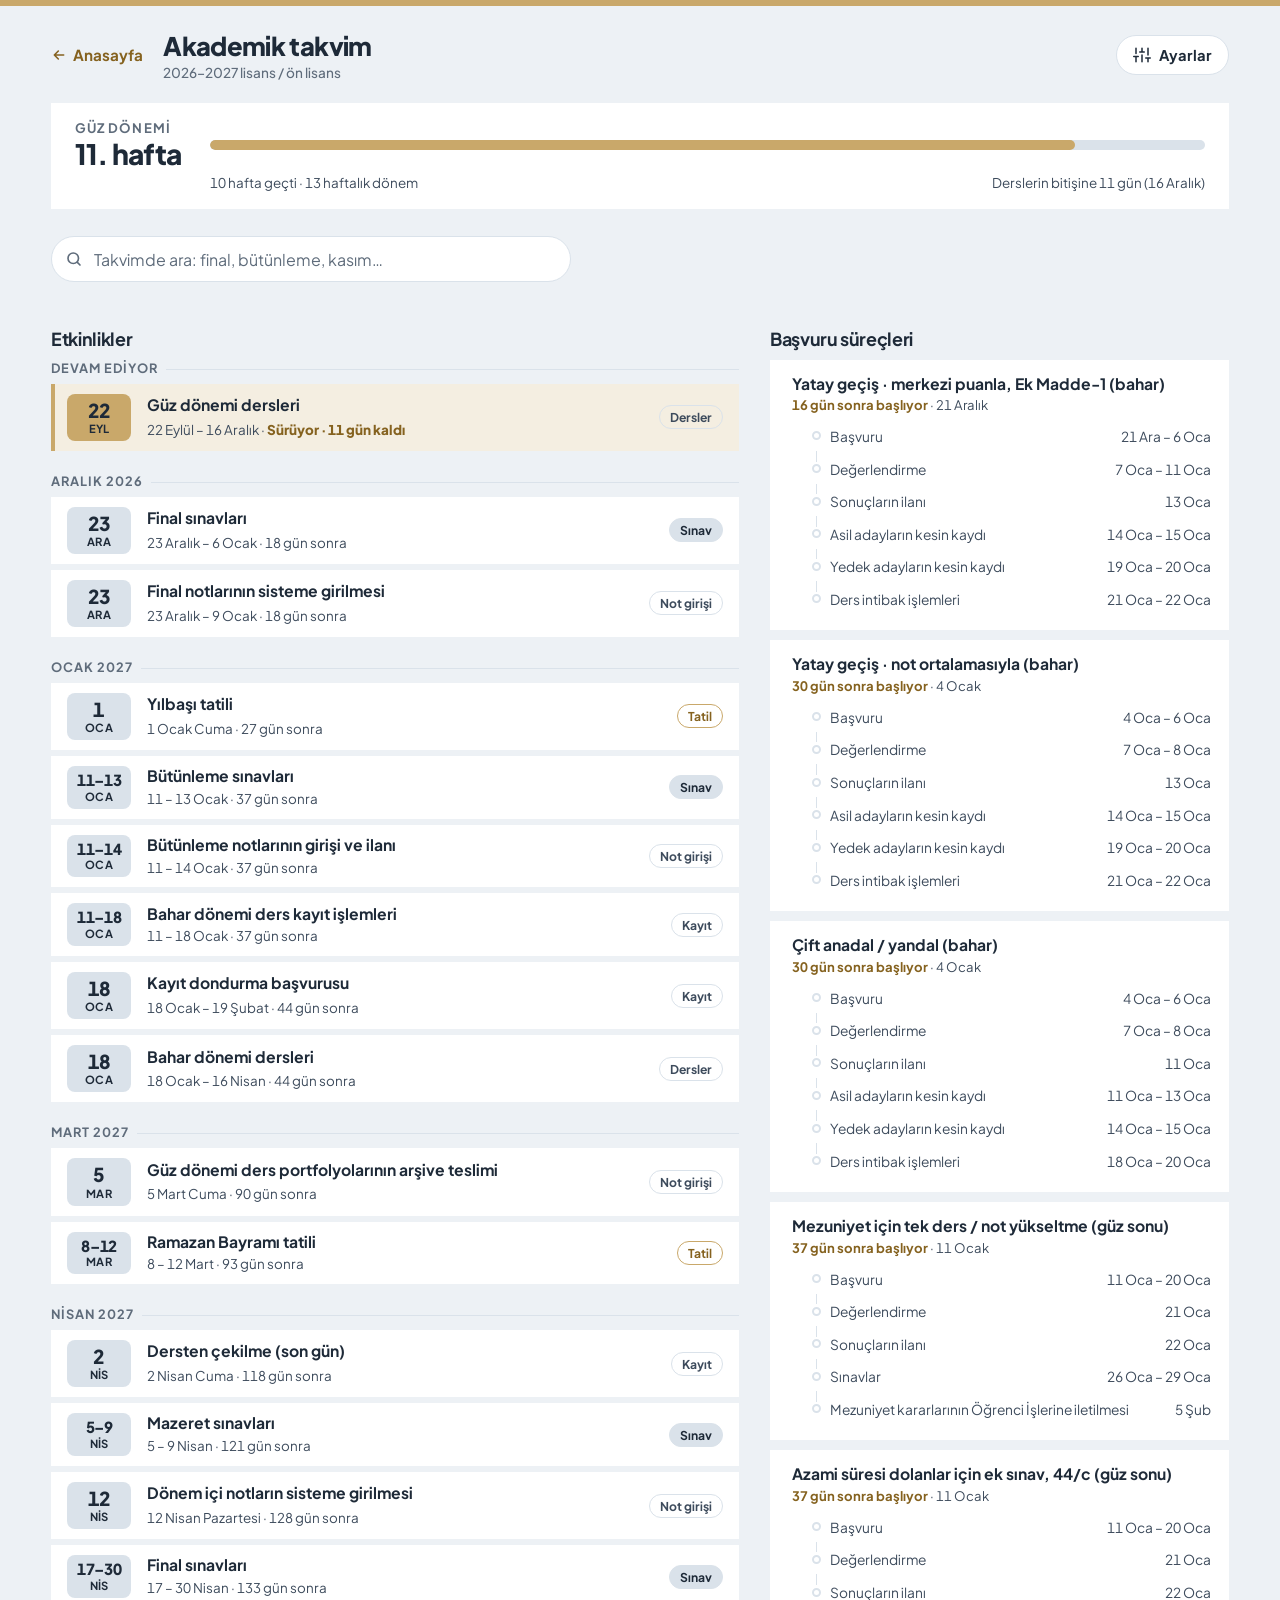
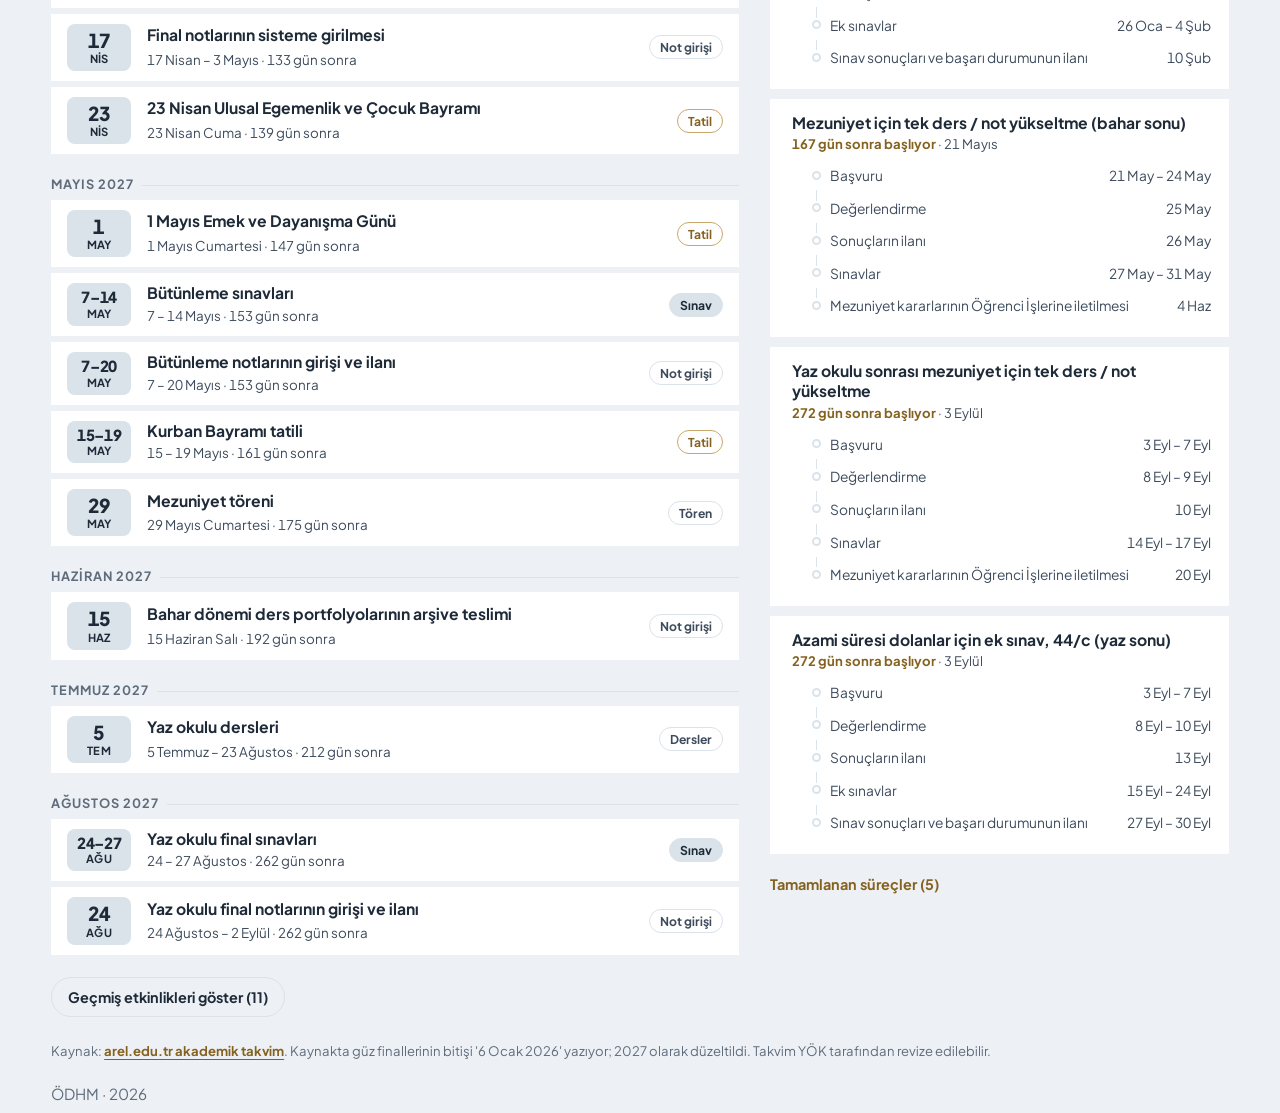
<file: akademik-takvim.html>
<!DOCTYPE html>
<html lang="tr">
<head>
  <meta charset="UTF-8">
  <meta name="viewport" content="width=device-width, initial-scale=1.0">
  <title>Akademik takvim</title>
  <meta name="description" content="2026–2027 lisans / ön lisans akademik takvimi: süren ve yaklaşan etkinlikler, başvuru süreçleri.">
  <script src="ayarlar.js"></script>
  <link rel="preconnect" href="https://fonts.googleapis.com">
  <link rel="preconnect" href="https://fonts.gstatic.com" crossorigin>
  <link href="https://fonts.googleapis.com/css2?family=Plus+Jakarta+Sans:wght@400;500;700;800&display=swap" rel="stylesheet">
  <link rel="stylesheet" href="ortak.css">
  <style>
    main { justify-content: flex-start; }

    /* Sayfa başı sinavlar.html ile aynı */
    .ust {
      display: flex;
      align-items: center;
      justify-content: space-between;
      flex-wrap: wrap;
      gap: 12px 24px;
      margin-bottom: clamp(14px, 2.5vh, 24px);
    }
    .ust-sol { display: flex; align-items: center; gap: 12px 20px; flex-wrap: wrap; }
    .geri {
      display: inline-flex;
      align-items: center;
      gap: 6px;
      min-height: 36px;
      color: var(--accent-ink);
      font-weight: 700;
      font-size: 0.95rem;
      text-decoration: none;
    }
    .geri svg { width: 16px; height: 16px; stroke: currentColor; fill: none; stroke-width: 2.4; stroke-linecap: round; stroke-linejoin: round; }
    .geri:focus-visible { outline: 3px solid var(--accent-ink); outline-offset: 3px; }
    @media (hover: hover) and (pointer: fine) {
      .geri:hover { text-decoration: underline; text-underline-offset: 3px; }
    }
    h1 { font-size: clamp(1.3rem, 2vw, 1.75rem); font-weight: 800; letter-spacing: -0.025em; }
    h1 small { display: block; margin-top: 2px; font-size: 0.85rem; font-weight: 500; letter-spacing: 0; color: var(--muted); }

    /* Dönem durumu: kaçıncı hafta ve dönem ilerleme çubuğu */
    .durum {
      display: grid;
      grid-template-columns: auto minmax(0, 1fr);
      gap: 6px 28px;
      align-items: center;
      margin-bottom: clamp(18px, 3vh, 32px);
      padding: clamp(14px, 2vh, 20px) clamp(16px, 2vw, 24px);
      background: var(--surface);
    }
    .durum[hidden] { display: none; }
    .durum .hafta { font-size: clamp(1.4rem, 2.2vw, 1.9rem); font-weight: 800; letter-spacing: -0.03em; line-height: 1.05; }
    .durum .hafta span { display: block; font-size: 0.82rem; font-weight: 700; letter-spacing: 0.08em; text-transform: uppercase; color: var(--muted); margin-bottom: 4px; }
    .cubuk { height: 10px; border-radius: 999px; background: var(--surface-2); overflow: hidden; }
    .cubuk i { display: block; height: 100%; border-radius: inherit; background: var(--accent); }
    .durum .alt { grid-column: 2; display: flex; justify-content: space-between; gap: 12px; flex-wrap: wrap; font-size: 0.84rem; color: var(--text-2); font-variant-numeric: tabular-nums; }

    /* Solda takvim, sağda başvuru süreçleri */
    .ikili {
      display: grid;
      grid-template-columns: minmax(0, 1.5fr) minmax(0, 1fr);
      gap: 28px clamp(20px, 2.4vw, 40px);
      align-items: start;
    }
    h2 { font-size: clamp(1.05rem, 1.4vw, 1.3rem); font-weight: 700; letter-spacing: -0.02em; margin-bottom: 10px; }
    .grup + .grup { margin-top: 22px; }
    .grup h3 {
      display: flex;
      align-items: baseline;
      gap: 8px;
      margin-bottom: 8px;
      font-size: 0.8rem;
      font-weight: 700;
      letter-spacing: 0.08em;
      text-transform: uppercase;
      color: var(--muted);
    }
    .grup h3::after { content: ""; flex: 1; height: 1px; background: var(--surface-2); transform: translateY(-3px); }
    .liste { list-style: none; display: grid; gap: 6px; }
    .liste li {
      display: grid;
      grid-template-columns: 64px minmax(0, 1fr) auto;
      gap: 3px 16px;
      align-items: center;
      padding: 10px 16px 10px 12px;
      background: var(--surface);
      border-left: 4px solid transparent;
    }
    /* Tarih kutusu: gün büyük, ay küçük; aralıklarda "23–27" */
    .tarih-kutu {
      grid-row: span 2;
      padding: 6px 0;
      text-align: center;
      border-radius: 8px;
      background: var(--surface-2);
      color: var(--text);
      font-variant-numeric: tabular-nums;
    }
    .tarih-kutu b { display: block; font-size: 1.2rem; font-weight: 800; line-height: 1.1; letter-spacing: -0.02em; }
    .tarih-kutu b.uzun { font-size: 0.95rem; }
    .tarih-kutu span { display: block; font-size: 0.7rem; font-weight: 700; text-transform: uppercase; letter-spacing: 0.04em; }
    .liste .ad { font-weight: 700; font-size: 0.98rem; line-height: 1.3; }
    .liste .detay { grid-column: 2; font-size: 0.84rem; color: var(--text-2); line-height: 1.4; font-variant-numeric: tabular-nums; }
    .liste .detay em { font-style: normal; }
    .etiket {
      grid-column: 3;
      grid-row: 1 / span 2;
      justify-self: end;
      padding: 3px 10px;
      border-radius: 999px;
      border: 1px solid var(--surface-2);
      color: var(--text-2);
      font-size: 0.76rem;
      font-weight: 700;
      white-space: nowrap;
    }
    .liste .tatil .etiket { border-color: var(--accent); color: var(--accent-ink); }
    .liste .sinav .etiket { background: var(--surface-2); border-color: var(--surface-2); color: var(--text); }
    /* Süren etkinlik: vurgu renginde zemin ve kutu */
    .liste .suruyor { background: color-mix(in srgb, var(--accent) 20%, var(--surface)); border-left-color: var(--accent); }
    .liste .suruyor .tarih-kutu { background: var(--accent); color: var(--on-accent); }
    .liste .suruyor .detay em { font-style: normal; font-weight: 800; color: var(--accent-ink); }
    .liste .yakin { border-left-color: color-mix(in srgb, var(--accent) 55%, transparent); }
    .liste .yakin .detay em { font-style: normal; font-weight: 700; color: var(--accent-ink); }
    .liste .gecmis { opacity: 0.6; }
    .bos { padding: 14px 16px; background: var(--surface); color: var(--text-2); line-height: 1.5; }

    .gecmis-ac {
      margin-top: 22px;
      min-height: 40px;
      padding: 0 16px;
      border-radius: 999px;
      border: 1px solid var(--surface-2);
      background: transparent;
      color: var(--text);
      font: inherit;
      font-size: 0.9rem;
      font-weight: 700;
      cursor: pointer;
    }
    .gecmis-ac:focus-visible { outline: 3px solid var(--accent-ink); outline-offset: 2px; }
    @media (hover: hover) and (pointer: fine) {
      .gecmis-ac:hover { background: var(--surface); }
    }

    /* Başvuru süreçleri: adım adım */
    .surecler { display: grid; gap: 10px; }
    .surec { padding: 14px 18px 16px; background: var(--surface); border-left: 4px solid transparent; }
    .surec.aktif { border-left-color: var(--accent); }
    .surec h3 { font-size: 0.98rem; font-weight: 700; line-height: 1.3; }
    .surec .ozet { margin-top: 2px; font-size: 0.82rem; color: var(--text-2); font-variant-numeric: tabular-nums; }
    .surec .ozet em { font-style: normal; font-weight: 700; color: var(--accent-ink); }
    .adimlar { list-style: none; margin-top: 10px; }
    .adimlar li {
      position: relative;
      display: flex;
      justify-content: space-between;
      gap: 12px;
      padding: 5px 0 5px 22px;
      font-size: 0.86rem;
      line-height: 1.35;
      font-variant-numeric: tabular-nums;
    }
    /* Adımları birleştiren çizgi ve noktalar */
    .adimlar li::before {
      content: "";
      position: absolute;
      left: 4px;
      top: 0.62em;
      width: 9px;
      height: 9px;
      border-radius: 50%;
      border: 2px solid var(--surface-2);
      background: var(--surface);
      box-sizing: border-box;
    }
    .adimlar li + li::after {
      content: "";
      position: absolute;
      left: 8px;
      top: calc(-0.62em + 4px);
      height: calc(0.62em + 2px);
      width: 1px;
      background: var(--surface-2);
    }
    .adimlar .t { color: var(--text-2); white-space: nowrap; }
    .adimlar .bitti { color: var(--muted); }
    .adimlar .bitti::before { background: var(--surface-2); }
    .adimlar .simdi { margin: 2px -8px; padding-left: 30px; padding-right: 8px; border-radius: 6px; background: color-mix(in srgb, var(--accent) 20%, var(--surface)); font-weight: 700; }
    .adimlar .simdi::before { left: 12px; background: var(--accent); border-color: var(--accent); }
    .adimlar .simdi .t { color: var(--accent-ink); }
    details.tamam { margin-top: 12px; }
    details.tamam summary {
      display: inline-flex;
      align-items: center;
      min-height: 36px;
      cursor: pointer;
      color: var(--accent-ink);
      font-weight: 700;
      font-size: 0.9rem;
    }
    details.tamam summary:focus-visible { outline: 3px solid var(--accent-ink); outline-offset: 2px; }
    details.tamam .surecler { margin-top: 8px; }
    details.tamam .surec { opacity: 0.7; }

    /* Arama: etkinlik ve süreçleri ada, tarihe ya da aya göre süzer */
    .ara {
      position: relative;
      max-width: 520px;
      margin-bottom: clamp(16px, 2.5vh, 24px);
    }
    .ara svg {
      position: absolute;
      left: 14px;
      top: 14px; /* 46px yüksekliğindeki kutunun ortası */
      width: 18px;
      height: 18px;
      stroke: var(--muted);
      fill: none;
      stroke-width: 2.2;
      stroke-linecap: round;
      pointer-events: none;
    }
    .ara input {
      width: 100%;
      min-height: 46px;
      padding: 0 14px 0 42px;
      border: 1px solid var(--surface-2);
      border-radius: 999px;
      background: var(--surface);
      color: var(--text);
      font: inherit;
      font-size: 1rem;
    }
    .ara input::placeholder { color: var(--muted); }
    .ara input:focus-visible { outline: 3px solid var(--accent-ink); outline-offset: 2px; }
    .ara-sonuc { margin-top: 6px; font-size: 0.82rem; color: var(--muted); min-height: 1.2em; }
    .grup[hidden], .surec[hidden], .liste li[hidden] { display: none; }

    .kaynak { margin-top: 24px; font-size: 0.82rem; line-height: 1.5; color: var(--muted); }
    .kaynak a { color: var(--accent-ink); font-weight: 700; text-underline-offset: 3px; }

    @media (max-width: 860px) {
      .ikili { grid-template-columns: 1fr; }
    }
    @media (max-width: 560px) {
      .durum { grid-template-columns: 1fr; }
      .durum .alt { grid-column: 1; }
      .liste li { grid-template-columns: 56px minmax(0, 1fr); padding-right: 12px; }
      .etiket { grid-column: 2; grid-row: auto; justify-self: start; margin-top: 4px; }
      .tarih-kutu { grid-row: span 3; }
    }
  </style>
</head>
<body>
  <main>
    <div class="ust">
      <div class="ust-sol">
        <a class="geri" href="./"><svg viewBox="0 0 24 24" aria-hidden="true"><path d="M19 12H5M11 18l-6-6 6-6"/></svg>Anasayfa</a>
        <h1>Akademik takvim<small id="alt-baslik">2026–2027 lisans / ön lisans</small></h1>
      </div>
      <button type="button" class="ayarlar-btn" aria-haspopup="dialog" aria-label="Ayarlar"><svg viewBox="0 0 24 24" aria-hidden="true"><path d="M4 21v-7M4 10V3M12 21v-9M12 8V3M20 21v-5M20 12V3M1 14h6M9 8h6M17 16h6"/></svg><span>Ayarlar</span></button>
    </div>

    <section class="durum" id="durum" hidden aria-label="Dönem durumu">
      <div class="hafta" id="durum-hafta"></div>
      <div class="cubuk" role="progressbar" aria-label="Dönemin ilerleyişi" aria-valuemin="0" aria-valuemax="100" id="durum-cubuk"><i></i></div>
      <div class="alt" id="durum-alt"></div>
    </section>

    <div class="ara" role="search">
      <svg viewBox="0 0 24 24" aria-hidden="true"><circle cx="11" cy="11" r="7"/><path d="m20 20-3.5-3.5"/></svg>
      <input type="search" id="ara" autocomplete="off" placeholder="Takvimde ara: final, bütünleme, kasım…" aria-label="Akademik takvimde ara" aria-describedby="ara-sonuc">
      <p class="ara-sonuc" id="ara-sonuc" aria-live="polite"></p>
    </div>

    <div class="ikili">
      <section aria-labelledby="takvim-baslik">
        <h2 id="takvim-baslik">Etkinlikler</h2>
        <div id="takvim"></div>
        <button type="button" class="gecmis-ac" id="gecmis-ac" hidden></button>
        <div id="gecmis" hidden></div>
      </section>
      <section aria-labelledby="surec-baslik">
        <h2 id="surec-baslik">Başvuru süreçleri</h2>
        <div class="surecler" id="surecler"></div>
        <details class="tamam" id="tamam" hidden>
          <summary></summary>
          <div class="surecler" id="tamam-liste"></div>
        </details>
      </section>
    </div>
    <p class="kaynak" id="kaynak"></p>
  </main>

  <footer>
    <span>ÖDHM · <span id="yil"></span></span>
  </footer>

  <script>
    (function () {
      // Tarihler Türkiye saatine göre takvim günü; ?bugun=2026-11-25 ile denenebilir
      var bugun = (location.search.match(/[?&]bugun=(\d{4}-\d{2}-\d{2})/) || [])[1] ||
        new Date().toLocaleDateString('en-CA', { timeZone: 'Europe/Istanbul' });
      var TUR = { ders: 'Dersler', kayit: 'Kayıt', sinav: 'Sınav', not: 'Not girişi', tatil: 'Tatil', toren: 'Tören' };

      function utc(g) { return new Date(g + 'T12:00:00Z'); }
      function fark(a, b) { return Math.round((utc(b) - utc(a)) / 864e5); }
      function bicim(g, o) { o.timeZone = 'UTC'; return utc(g).toLocaleDateString('tr-TR', o); }
      function uzunTarih(g) { return bicim(g, { day: 'numeric', month: 'long', weekday: 'long' }); }
      function aralik(e) {
        if (!e.bit) return uzunTarih(e.bas);
        var ayniAy = e.bas.slice(0, 7) === e.bit.slice(0, 7);
        return bicim(e.bas, ayniAy ? { day: 'numeric' } : { day: 'numeric', month: 'long' }) + ' – ' + bicim(e.bit, { day: 'numeric', month: 'long' });
      }
      function kisaAralik(e) {
        if (!e.bit) return bicim(e.bas, { day: 'numeric', month: 'short' });
        return bicim(e.bas, { day: 'numeric', month: 'short' }) + ' – ' + bicim(e.bit, { day: 'numeric', month: 'short' });
      }
      function bitis(e) { return e.bit || e.bas; }
      // Durum: gecmis, suruyor, bugun (tek gün), gelecek
      function durum(e) {
        if (bitis(e) < bugun) return 'gecmis';
        if (e.bas <= bugun) return e.bit ? 'suruyor' : 'bugun';
        return 'gelecek';
      }
      function zaman(e) {
        var d = durum(e);
        if (d === 'gecmis') return 'Bitti';
        if (d === 'bugun') return 'Bugün';
        if (d === 'suruyor') {
          var k = fark(bugun, e.bit);
          return k === 0 ? 'Sürüyor · bugün son gün' : 'Sürüyor · ' + k + ' gün kaldı';
        }
        var b = fark(bugun, e.bas);
        return b === 1 ? 'Yarın' : b + ' gün sonra';
      }

      function satir(e) {
        var d = durum(e);
        var li = document.createElement('li');
        li.classList.add(e.tur);
        if (d === 'suruyor' || d === 'bugun') li.classList.add('suruyor');
        else if (d === 'gecmis') li.classList.add('gecmis');
        else if (fark(bugun, e.bas) <= 7) li.classList.add('yakin');

        var kutu = document.createElement('span');
        kutu.className = 'tarih-kutu';
        var no = document.createElement('b');
        var ay = document.createElement('span');
        if (e.bit && e.bas.slice(0, 7) === e.bit.slice(0, 7)) {
          no.textContent = utc(e.bas).getUTCDate() + '–' + utc(e.bit).getUTCDate();
          no.className = 'uzun';
        } else {
          no.textContent = utc(e.bas).getUTCDate();
        }
        ay.textContent = bicim(e.bas, { month: 'short' });
        kutu.append(no, ay);

        var ad = document.createElement('span');
        ad.className = 'ad';
        ad.textContent = e.ad;
        var detay = document.createElement('span');
        detay.className = 'detay';
        var em = document.createElement('em');
        em.textContent = zaman(e);
        detay.append(aralik(e) + ' · ', em);
        var etiket = document.createElement('span');
        etiket.className = 'etiket';
        etiket.textContent = TUR[e.tur] || '';
        li.append(kutu, ad, detay, etiket);
        return li;
      }
      function grup(baslik, olaylar) {
        var div = document.createElement('div');
        div.className = 'grup';
        var h = document.createElement('h3');
        h.textContent = baslik;
        var ul = document.createElement('ul');
        ul.className = 'liste';
        olaylar.forEach(function (e) { ul.appendChild(satir(e)); });
        div.append(h, ul);
        return div;
      }
      function ayGruplari(hedef, olaylar) {
        var aylar = {};
        olaylar.forEach(function (e) { (aylar[e.bas.slice(0, 7)] = aylar[e.bas.slice(0, 7)] || []).push(e); });
        Object.keys(aylar).sort().forEach(function (a) {
          hedef.appendChild(grup(bicim(a + '-01', { month: 'long', year: 'numeric' }), aylar[a]));
        });
      }
      function sirala(a, b) { return a.bas < b.bas ? -1 : a.bas > b.bas ? 1 : (bitis(a) < bitis(b) ? -1 : 1); }

      // Dönem durumu: hafta, derslerin başladığı haftanın pazartesisinden sayılır
      function donemDurumu(dersler) {
        var kutu = document.getElementById('durum');
        var hafta = document.getElementById('durum-hafta');
        var alt = document.getElementById('durum-alt');
        var cubuk = document.getElementById('durum-cubuk');
        function etiketli(ust, metin) {
          var s = document.createElement('span');
          s.textContent = ust;
          hafta.append(s, metin);
        }
        for (var i = 0; i < dersler.length; i++) {
          var d = dersler[i];
          if (bugun < d.bas) {
            etiketli(i ? 'Dönem arası' : 'Dönem başlamadı', d.donem + ' ' + fark(bugun, d.bas) + ' gün sonra');
            alt.append('Dersler ' + aralik(d));
            cubuk.hidden = true;
            kutu.hidden = false;
            return;
          }
          if (bugun <= d.bit) {
            var pazartesi = utc(d.bas);
            pazartesi.setUTCDate(pazartesi.getUTCDate() - (pazartesi.getUTCDay() + 6) % 7);
            var gecen = Math.floor((utc(bugun) - pazartesi) / (7 * 864e5));
            var toplam = Math.ceil((fark(pazartesi.toISOString().slice(0, 10), d.bit) + 1) / 7);
            var yuzde = Math.round(fark(d.bas, bugun) / fark(d.bas, d.bit) * 100);
            etiketli(d.donem, (gecen + 1) + '. hafta');
            cubuk.firstChild.style.width = yuzde + '%';
            cubuk.setAttribute('aria-valuenow', yuzde);
            var sol = document.createElement('span');
            sol.textContent = gecen + ' hafta geçti · ' + toplam + ' haftalık dönem';
            var sag = document.createElement('span');
            var kalan = fark(bugun, d.bit);
            sag.textContent = kalan === 0 ? 'Dersler bugün sona eriyor' : 'Derslerin bitişine ' + kalan + ' gün (' + bicim(d.bit, { day: 'numeric', month: 'long' }) + ')';
            alt.append(sol, sag);
            kutu.hidden = false;
            return;
          }
        }
      }

      function surecKarti(s) {
        var ilk = s.adimlar[0].bas;
        var son = s.adimlar.reduce(function (m, a) { return bitis(a) > m ? bitis(a) : m; }, ilk);
        var div = document.createElement('article');
        div.className = 'surec';
        var h = document.createElement('h3');
        h.textContent = s.ad;
        var ozet = document.createElement('p');
        ozet.className = 'ozet';
        var ul = document.createElement('ol');
        ul.className = 'adimlar';
        var simdi = null;
        s.adimlar.forEach(function (a) {
          var li = document.createElement('li');
          var ad = document.createElement('span');
          ad.textContent = a.ad;
          var t = document.createElement('span');
          t.className = 't';
          t.textContent = kisaAralik(a);
          var d = durum(a);
          if (d === 'gecmis') li.className = 'bitti';
          else if (d !== 'gelecek') { li.className = 'simdi'; simdi = simdi || a; }
          li.append(ad, t);
          ul.appendChild(li);
        });
        var em = document.createElement('em');
        if (son < bugun) {
          ozet.textContent = 'Tamamlandı · ' + bicim(ilk, { day: 'numeric', month: 'long' }) + ' – ' + bicim(son, { day: 'numeric', month: 'long' });
        } else if (ilk > bugun) {
          em.textContent = fark(bugun, ilk) === 1 ? 'Yarın başlıyor' : fark(bugun, ilk) + ' gün sonra başlıyor';
          ozet.append(em, ' · ' + bicim(ilk, { day: 'numeric', month: 'long' }));
        } else {
          div.classList.add('aktif');
          if (simdi) { em.textContent = 'Şu an: ' + simdi.ad.toLocaleLowerCase('tr'); ozet.append(em); }
          else {
            var sonraki = s.adimlar.filter(function (a) { return a.bas > bugun; })[0];
            ozet.append('Sıradaki adım ', em);
            em.textContent = sonraki.ad.toLocaleLowerCase('tr') + ', ' + fark(bugun, sonraki.bas) + ' gün sonra';
          }
        }
        div.append(h, ozet, ul);
        return { el: div, ilk: ilk, son: son };
      }

      // Arama: Türkçe karakterler olmadan da eşleşir ("butunleme" → "Bütünleme").
      // Ay başlığı eşleşirse o ayın tüm etkinlikleri görünür. Arama sürerken geçmiş etkinlikler ve
      // tamamlanan süreçler de taranır.
      function sade(s) {
        return s.toLocaleLowerCase('tr').replace(/[çğıöşüâî]/g, function (c) {
          return { 'ç': 'c', 'ğ': 'g', 'ı': 'i', 'ö': 'o', 'ş': 's', 'ü': 'u', 'â': 'a', 'î': 'i' }[c];
        }).replace(/\s+/g, ' ').trim();
      }
      function aramaKur() {
        var girdi = document.getElementById('ara');
        var sonuc = document.getElementById('ara-sonuc');
        var dugme = document.getElementById('gecmis-ac');
        var gecmisKutu = document.getElementById('gecmis');
        var tamam = document.getElementById('tamam');
        var once = null; // arama öncesi geçmiş/tamamlanan görünürlüğü
        var gruplar = Array.prototype.slice.call(document.querySelectorAll('#takvim .grup, #gecmis .grup'));
        var kartlar = Array.prototype.slice.call(document.querySelectorAll('.surec'));
        var bosEtkinlik = document.createElement('p');
        bosEtkinlik.className = 'bos';
        bosEtkinlik.textContent = 'Aramayla eşleşen etkinlik yok.';
        bosEtkinlik.hidden = true;
        document.getElementById('takvim').appendChild(bosEtkinlik);

        function uygula() {
          var kelimeler = sade(girdi.value).split(' ').filter(Boolean);
          function eslesir(metin) { var m = sade(metin); return kelimeler.every(function (k) { return m.indexOf(k) !== -1; }); }
          var aktif = kelimeler.length > 0;

          if (aktif && !once) {
            once = { gecmis: gecmisKutu.hidden, dugme: dugme.hidden, tamam: tamam.open };
          }
          var etkinlik = 0, surec = 0, tamamVar = false;
          gruplar.forEach(function (g) {
            var baslikTutar = aktif && eslesir(g.querySelector('h3').textContent);
            var gorunen = 0;
            g.querySelectorAll('.liste li').forEach(function (li) {
              var goster = !aktif || baslikTutar || eslesir(li.textContent);
              li.hidden = !goster;
              if (goster) gorunen++;
            });
            g.hidden = !gorunen;
            if (aktif) etkinlik += gorunen;
          });
          kartlar.forEach(function (k) {
            var goster = !aktif || eslesir(k.textContent);
            k.hidden = !goster;
            if (goster && aktif) { surec++; if (k.parentNode.id === 'tamam-liste') tamamVar = true; }
          });

          if (aktif) {
            var gecmisVar = !!gecmisKutu.querySelector('.grup:not([hidden])');
            gecmisKutu.hidden = !gecmisVar;
            dugme.hidden = true;
            if (!tamam.hidden) tamam.open = tamamVar;
            bosEtkinlik.hidden = etkinlik > 0;
            sonuc.textContent = etkinlik + surec
              ? etkinlik + ' etkinlik, ' + surec + ' başvuru süreci bulundu'
              : 'Sonuç yok. Başka bir kelime deneyin.';
          } else {
            if (once) {
              gecmisKutu.hidden = once.gecmis;
              dugme.hidden = once.dugme;
              tamam.open = once.tamam;
              once = null;
            }
            bosEtkinlik.hidden = true;
            sonuc.textContent = '';
          }
        }
        girdi.addEventListener('input', uygula);
        girdi.addEventListener('keydown', function (e) {
          if (e.key === 'Escape' && girdi.value) { girdi.value = ''; uygula(); }
        });
        // ?ara=final ile doğrudan arama
        var q = (location.search.match(/[?&]ara=([^&]*)/) || [])[1];
        if (q) { girdi.value = decodeURIComponent(q.replace(/\+/g, ' ')); uygula(); }
      }

      fetch('data/akademik-takvim.json', { cache: 'no-cache' })
        .then(function (r) { if (!r.ok) throw new Error(r.status); return r.json(); })
        .then(function (veri) {
          var olaylar = veri.etkinlikler.slice().sort(sirala);
          donemDurumu(olaylar.filter(function (e) { return e.tur === 'ders'; }));

          // Üstte sürenler, sonra ay ay yaklaşanlar; geçmiş bir düğmenin arkasında
          var takvim = document.getElementById('takvim');
          var suren = olaylar.filter(function (e) { var d = durum(e); return d === 'suruyor' || d === 'bugun'; });
          var gelecek = olaylar.filter(function (e) { return durum(e) === 'gelecek'; });
          var gecmis = olaylar.filter(function (e) { return durum(e) === 'gecmis'; });
          if (suren.length) takvim.appendChild(grup('Devam ediyor', suren));
          ayGruplari(takvim, gelecek);
          if (!suren.length && !gelecek.length) {
            var bos = document.createElement('p');
            bos.className = 'bos';
            bos.textContent = 'Bu akademik yılın etkinlikleri sona erdi. Yeni takvim eklenince burada görünür.';
            takvim.appendChild(bos);
          }
          if (gecmis.length) {
            var dugme = document.getElementById('gecmis-ac');
            var kutu = document.getElementById('gecmis');
            ayGruplari(kutu, gecmis.reverse());
            // Geçmiş aylar yeniden eskiden yeniye
            Array.prototype.slice.call(kutu.children).reverse().forEach(function (g) { kutu.appendChild(g); });
            dugme.textContent = 'Geçmiş etkinlikleri göster (' + gecmis.length + ')';
            dugme.hidden = false;
            dugme.setAttribute('aria-expanded', 'false');
            dugme.addEventListener('click', function () {
              var ac = kutu.hidden;
              kutu.hidden = !ac;
              dugme.setAttribute('aria-expanded', String(ac));
              dugme.textContent = (ac ? 'Geçmiş etkinlikleri gizle' : 'Geçmiş etkinlikleri göster') + ' (' + gecmis.length + ')';
            });
          }

          // Süreçler: süren ve yaklaşanlar başlangıca göre, tamamlananlar katlanmış
          var kartlar = veri.surecler.map(surecKarti).sort(function (a, b) { return a.ilk < b.ilk ? -1 : 1; });
          var acik = kartlar.filter(function (k) { return k.son >= bugun; });
          var biten = kartlar.filter(function (k) { return k.son < bugun; });
          var surecler = document.getElementById('surecler');
          acik.forEach(function (k) { surecler.appendChild(k.el); });
          if (!acik.length) {
            var yok = document.createElement('p');
            yok.className = 'bos';
            yok.textContent = 'Şu an açık ya da yaklaşan başvuru süreci yok.';
            surecler.appendChild(yok);
          }
          if (biten.length) {
            var tamam = document.getElementById('tamam');
            tamam.querySelector('summary').textContent = 'Tamamlanan süreçler (' + biten.length + ')';
            biten.forEach(function (k) { document.getElementById('tamam-liste').appendChild(k.el); });
            tamam.hidden = false;
          }

          var kaynak = document.getElementById('kaynak');
          var a = document.createElement('a');
          a.href = veri.kaynak;
          a.target = '_blank';
          a.rel = 'noopener';
          a.textContent = 'arel.edu.tr akademik takvim';
          kaynak.append('Kaynak: ', a, '. ' + veri.not);
          aramaKur();
        })
        .catch(function () {
          var p = document.createElement('p');
          p.className = 'bos';
          p.textContent = 'Akademik takvim şu anda yüklenemedi. Biraz sonra tekrar deneyin.';
          document.getElementById('takvim').appendChild(p);
        });
    })();
  </script>
</body>
</html>
</file>
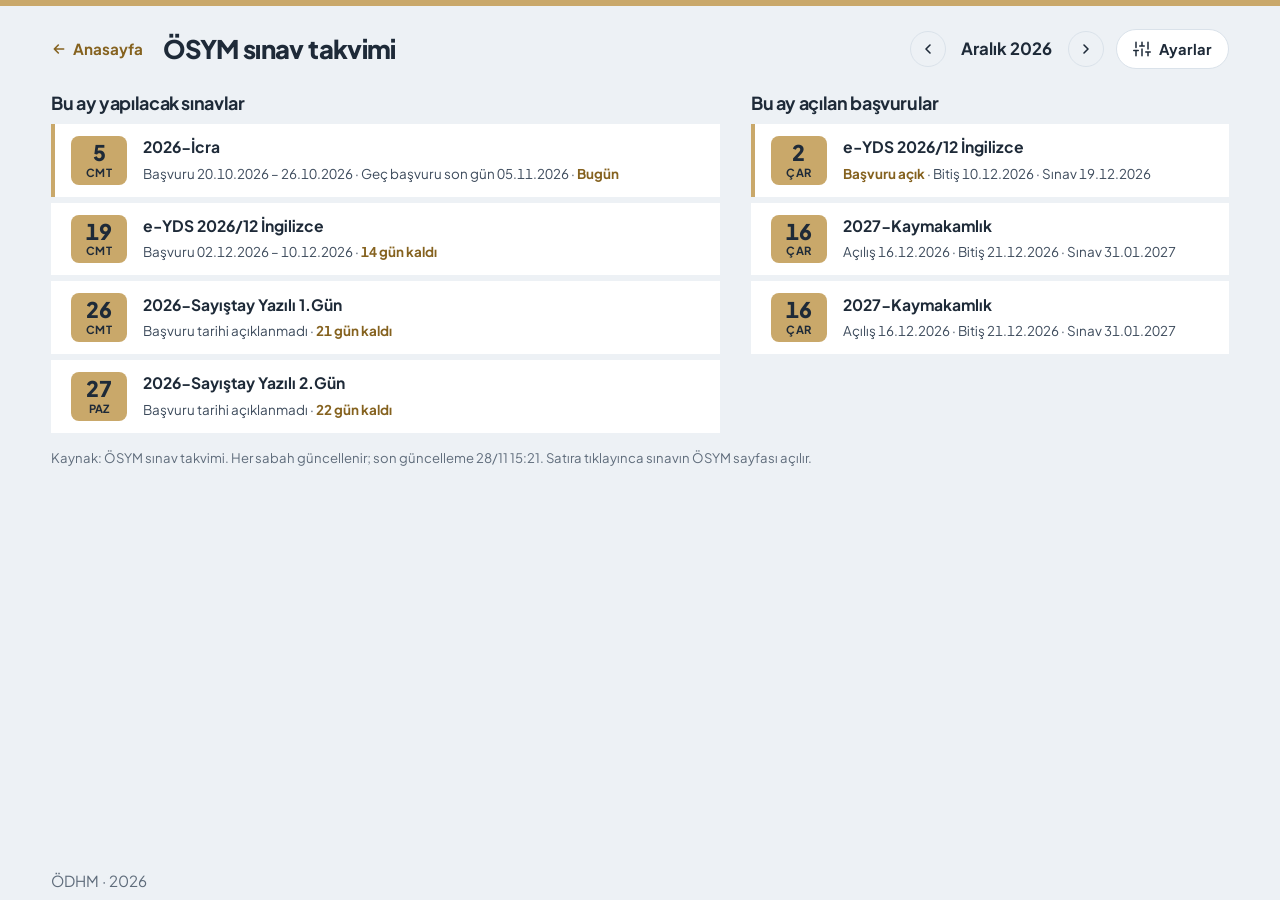
<file: sinavlar.html>
<!DOCTYPE html>
<html lang="tr">
<head>
  <meta charset="UTF-8">
  <meta name="viewport" content="width=device-width, initial-scale=1.0">
  <title>ÖSYM sınav takvimi</title>
  <meta name="description" content="ÖSYM sınavlarının ve başvuru tarihlerinin aylık görünümü.">
  <script src="ayarlar.js"></script>
  <link rel="preconnect" href="https://fonts.googleapis.com">
  <link rel="preconnect" href="https://fonts.gstatic.com" crossorigin>
  <link href="https://fonts.googleapis.com/css2?family=Plus+Jakarta+Sans:wght@400;500;700;800&display=swap" rel="stylesheet">
  <link rel="stylesheet" href="ortak.css">
  <style>
    main { justify-content: flex-start; }

    /* Sayfa başı yemek.html ile aynı */
    .ust {
      display: flex;
      align-items: center;
      justify-content: space-between;
      flex-wrap: wrap;
      gap: 12px 24px;
      margin-bottom: clamp(14px, 2.5vh, 24px);
    }
    .ust-sol { display: flex; align-items: center; gap: 12px 20px; flex-wrap: wrap; }
    .geri {
      display: inline-flex;
      align-items: center;
      gap: 6px;
      min-height: 36px;
      color: var(--accent-ink);
      font-weight: 700;
      font-size: 0.95rem;
      text-decoration: none;
    }
    .geri svg { width: 16px; height: 16px; stroke: currentColor; fill: none; stroke-width: 2.4; stroke-linecap: round; stroke-linejoin: round; }
    .geri:focus-visible { outline: 3px solid var(--accent-ink); outline-offset: 3px; }
    @media (hover: hover) and (pointer: fine) {
      .geri:hover { text-decoration: underline; text-underline-offset: 3px; }
    }
    h1 { font-size: clamp(1.3rem, 2vw, 1.75rem); font-weight: 800; letter-spacing: -0.025em; }
    .ust-sag { display: flex; align-items: center; gap: 12px; flex-wrap: wrap; }
    .ay-sec { display: flex; align-items: center; gap: 4px; }
    .ay-sec button {
      width: 36px;
      height: 36px;
      display: grid;
      place-items: center;
      border-radius: 50%;
      border: 1px solid var(--surface-2);
      background: transparent;
      color: var(--text);
      cursor: pointer;
    }
    .ay-sec button:disabled { opacity: 0.35; cursor: default; }
    .ay-sec button svg { width: 16px; height: 16px; stroke: currentColor; fill: none; stroke-width: 2.4; stroke-linecap: round; stroke-linejoin: round; }
    .ay-sec button:focus-visible { outline: 3px solid var(--accent-ink); outline-offset: 2px; }
    @media (hover: hover) and (pointer: fine) {
      .ay-sec button:not(:disabled):hover { background: var(--surface); }
    }
    .ay-ad { min-width: 9.5ch; text-align: center; font-weight: 700; font-size: 1.05rem; }

    /* Solda ayın sınavları, sağda o ay açılan başvurular */
    .ikili {
      display: grid;
      grid-template-columns: minmax(0, 1.4fr) minmax(0, 1fr);
      gap: 24px clamp(20px, 2.4vw, 40px);
      align-items: start;
    }
    h2 { font-size: clamp(1.05rem, 1.4vw, 1.3rem); font-weight: 700; letter-spacing: -0.02em; margin-bottom: 10px; }
    .liste { list-style: none; display: grid; gap: 6px; }
    .liste a {
      display: grid;
      grid-template-columns: auto minmax(0, 1fr);
      gap: 4px 16px;
      align-items: center;
      padding: 12px 16px;
      background: var(--surface);
      color: inherit;
      text-decoration: none;
      border-left: 4px solid transparent;
      transition: background-color 150ms ease;
    }
    .liste a:focus-visible { outline: 3px solid var(--accent-ink); outline-offset: 3px; }
    @media (hover: hover) and (pointer: fine) {
      .liste a:hover { background: var(--surface-2); }
    }
    .liste .gecmis a { opacity: 0.6; }
    .liste .yakin a { border-left-color: var(--accent); }
    /* Tarih kutusu: gün sayısı büyük, ay ve gün adı küçük */
    .tarih-kutu {
      grid-row: span 2;
      width: 56px;
      padding: 6px 0;
      text-align: center;
      border-radius: 8px;
      background: var(--accent);
      color: var(--on-accent);
      font-variant-numeric: tabular-nums;
    }
    .tarih-kutu b { display: block; font-size: 1.35rem; font-weight: 800; line-height: 1.05; }
    .tarih-kutu span { display: block; font-size: 0.7rem; font-weight: 700; text-transform: uppercase; letter-spacing: 0.04em; }
    .gecmis .tarih-kutu { background: var(--surface-2); color: var(--text-2); }
    .ad { font-weight: 700; font-size: 0.98rem; line-height: 1.25; }
    .detay { font-size: 0.84rem; color: var(--text-2); font-variant-numeric: tabular-nums; line-height: 1.45; }
    .detay em { font-style: normal; font-weight: 700; color: var(--accent-ink); }
    .bos { padding: 16px 18px; background: var(--surface); color: var(--text-2); line-height: 1.5; }
    .kaynak { margin-top: 16px; font-size: 0.82rem; color: var(--muted); }

    @media (max-width: 860px) {
      .ikili { grid-template-columns: 1fr; }
    }
  </style>
</head>
<body>
  <main>
    <div class="ust">
      <div class="ust-sol">
        <a class="geri" href="./"><svg viewBox="0 0 24 24" aria-hidden="true"><path d="M19 12H5M11 18l-6-6 6-6"/></svg>Anasayfa</a>
        <h1>ÖSYM sınav takvimi</h1>
      </div>
      <div class="ust-sag">
      <div class="ay-sec">
        <button type="button" id="onceki" aria-label="Önceki ay"><svg viewBox="0 0 24 24" aria-hidden="true"><path d="M15 6l-6 6 6 6"/></svg></button>
        <span class="ay-ad" id="ay-ad" aria-live="polite"></span>
        <button type="button" id="sonraki" aria-label="Sonraki ay"><svg viewBox="0 0 24 24" aria-hidden="true"><path d="M9 6l6 6-6 6"/></svg></button>
      </div>
      <button type="button" class="ayarlar-btn" aria-haspopup="dialog" aria-label="Ayarlar"><svg viewBox="0 0 24 24" aria-hidden="true"><path d="M4 21v-7M4 10V3M12 21v-9M12 8V3M20 21v-5M20 12V3M1 14h6M9 8h6M17 16h6"/></svg><span>Ayarlar</span></button>
      </div>
    </div>

    <div class="ikili">
      <section aria-labelledby="sinav-baslik">
        <h2 id="sinav-baslik">Bu ay yapılacak sınavlar</h2>
        <ul class="liste" id="sinav-liste"></ul>
      </section>
      <section aria-labelledby="basvuru-baslik">
        <h2 id="basvuru-baslik">Bu ay açılan başvurular</h2>
        <ul class="liste" id="basvuru-liste"></ul>
      </section>
    </div>
    <p class="kaynak" id="kaynak"></p>
  </main>

  <footer>
    <span>ÖDHM · <span id="yil"></span></span>
  </footer>

  <script>
    (function () {
      // Tarihler Türkiye saatine göre takvim günü; ?bugun=2026-11-25 ve ?ay=2026-11 ile denenebilir
      function gun(t) { return new Date(t).toLocaleDateString('en-CA', { timeZone: 'Europe/Istanbul' }); }
      function tarih(g) { return new Date(g + 'T12:00:00Z'); }
      function kisa(g) { return g.split('-').reverse().join('.'); }
      function ayAdi(ay) { return tarih(ay + '-01').toLocaleDateString('tr-TR', { month: 'long', year: 'numeric', timeZone: 'UTC' }); }
      var bugun = (location.search.match(/[?&]bugun=(\d{4}-\d{2}-\d{2})/) || [])[1] || gun(Date.now());
      var istenenAy = (location.search.match(/[?&]ay=(\d{4}-\d{2})/) || [])[1];

      function kalanGun(g) { return Math.round((tarih(g) - tarih(bugun)) / 864e5); }
      function bos(ul, metin) {
        var li = document.createElement('li');
        li.className = 'bos';
        li.textContent = metin;
        ul.appendChild(li);
      }
      // Bir satır: solda tarih kutusu, sağda ad ve ayrıntı. Ayrıntı parçaları metin ya da vurgulu { em: metin }
      function satir(s, g, parcalar, durum) {
        var li = document.createElement('li');
        if (durum) li.className = durum;
        var a = document.createElement('a');
        a.href = s.link;
        a.target = '_blank';
        a.rel = 'noopener';
        var kutu = document.createElement('span');
        kutu.className = 'tarih-kutu';
        var no = document.createElement('b');
        no.textContent = tarih(g).getUTCDate();
        var alt = document.createElement('span');
        alt.textContent = tarih(g).toLocaleDateString('tr-TR', { weekday: 'short', timeZone: 'UTC' });
        kutu.append(no, alt);
        var ad = document.createElement('span');
        ad.className = 'ad';
        ad.textContent = s.ad;
        var detay = document.createElement('span');
        detay.className = 'detay';
        parcalar.forEach(function (p, i) {
          if (i) detay.append(' · ');
          if (typeof p === 'string') detay.append(p);
          else { var em = document.createElement('em'); em.textContent = p.em; detay.appendChild(em); }
        });
        a.append(kutu, ad, detay);
        li.appendChild(a);
        return li;
      }
      function basvuruMetni(s) {
        if (!s.basvuru_baslangic) return ['Başvuru tarihi açıklanmadı'];
        var m = ['Başvuru ' + kisa(gun(s.basvuru_baslangic)) + ' – ' + kisa(gun(s.basvuru_bitis))];
        if (s.gec_basvuru_bitis) m.push('Geç başvuru son gün ' + kisa(gun(s.gec_basvuru_bitis)));
        return m;
      }

      fetch('data/osym.json', { cache: 'no-cache' })
        .then(function (r) { if (!r.ok) throw new Error(r.status); return r.json(); })
        .then(function (veri) {
          var sinavlar = veri.sinavlar;
          // Sınavı ya da başvurusu olan aylar
          var aylar = {};
          sinavlar.forEach(function (s) {
            if (s.sinav_tarihi) aylar[s.sinav_tarihi.slice(0, 7)] = true;
            if (s.basvuru_baslangic) aylar[gun(s.basvuru_baslangic).slice(0, 7)] = true;
          });
          aylar = Object.keys(aylar).sort();
          var buAy = bugun.slice(0, 7);
          var ay = aylar.indexOf(istenenAy) > -1 ? istenenAy
            : aylar.indexOf(buAy) > -1 ? buAy
            : aylar.filter(function (a) { return a > buAy; })[0] || aylar[aylar.length - 1];

          document.getElementById('kaynak').textContent = 'Kaynak: ÖSYM sınav takvimi. Her sabah güncellenir; son güncelleme ' +
            new Date(veri.guncellendi).toLocaleString('tr-TR', { day: '2-digit', month: '2-digit', hour: '2-digit', minute: '2-digit' }) +
            '. Satıra tıklayınca sınavın ÖSYM sayfası açılır.';

          function goster() {
            document.getElementById('ay-ad').textContent = ayAdi(ay);
            document.getElementById('onceki').disabled = aylar.indexOf(ay) <= 0;
            document.getElementById('sonraki').disabled = aylar.indexOf(ay) >= aylar.length - 1;

            var sinavUl = document.getElementById('sinav-liste');
            sinavUl.textContent = '';
            sinavlar
              .filter(function (s) { return s.sinav_tarihi && s.sinav_tarihi.slice(0, 7) === ay; })
              .sort(function (a, b) { return a.sinav_tarihi < b.sinav_tarihi ? -1 : 1; })
              .forEach(function (s) {
                var k = kalanGun(s.sinav_tarihi);
                var ek = k < 0 ? 'Yapıldı' : { em: k === 0 ? 'Bugün' : k === 1 ? 'Yarın' : k + ' gün kaldı' };
                sinavUl.appendChild(satir(s, s.sinav_tarihi, basvuruMetni(s).concat(ek), k < 0 ? 'gecmis' : k <= 7 ? 'yakin' : ''));
              });
            if (!sinavUl.children.length) bos(sinavUl, 'Bu ay ÖSYM sınavı yok.');

            var basvuruUl = document.getElementById('basvuru-liste');
            basvuruUl.textContent = '';
            sinavlar
              .filter(function (s) { return s.basvuru_baslangic && gun(s.basvuru_baslangic).slice(0, 7) === ay; })
              .sort(function (a, b) { return a.basvuru_baslangic < b.basvuru_baslangic ? -1 : 1; })
              .forEach(function (s) {
                var bas = gun(s.basvuru_baslangic), bit = gun(s.basvuru_bitis);
                var durum = bit < bugun ? 'gecmis' : bas <= bugun ? 'yakin' : '';
                var parcalar = [bit < bugun ? 'Başvuru kapandı' : bas <= bugun ? { em: 'Başvuru açık' } : 'Açılış ' + kisa(bas), 'Bitiş ' + kisa(bit)];
                if (s.sinav_tarihi) parcalar.push('Sınav ' + kisa(s.sinav_tarihi));
                basvuruUl.appendChild(satir(s, bas, parcalar, durum));
              });
            if (!basvuruUl.children.length) bos(basvuruUl, 'Bu ay başvurusu açılan sınav yok.');
          }
          function ayDegis(n) {
            ay = aylar[aylar.indexOf(ay) + n];
            history.replaceState(null, '', '?ay=' + ay);
            goster();
          }
          document.getElementById('onceki').addEventListener('click', function () { ayDegis(-1); });
          document.getElementById('sonraki').addEventListener('click', function () { ayDegis(1); });
          goster();
        })
        .catch(function () {
          bos(document.getElementById('sinav-liste'), 'Sınav takvimi şu anda yüklenemedi. Biraz sonra tekrar deneyin.');
        });
    })();
  </script>
</body>
</html>
</file>
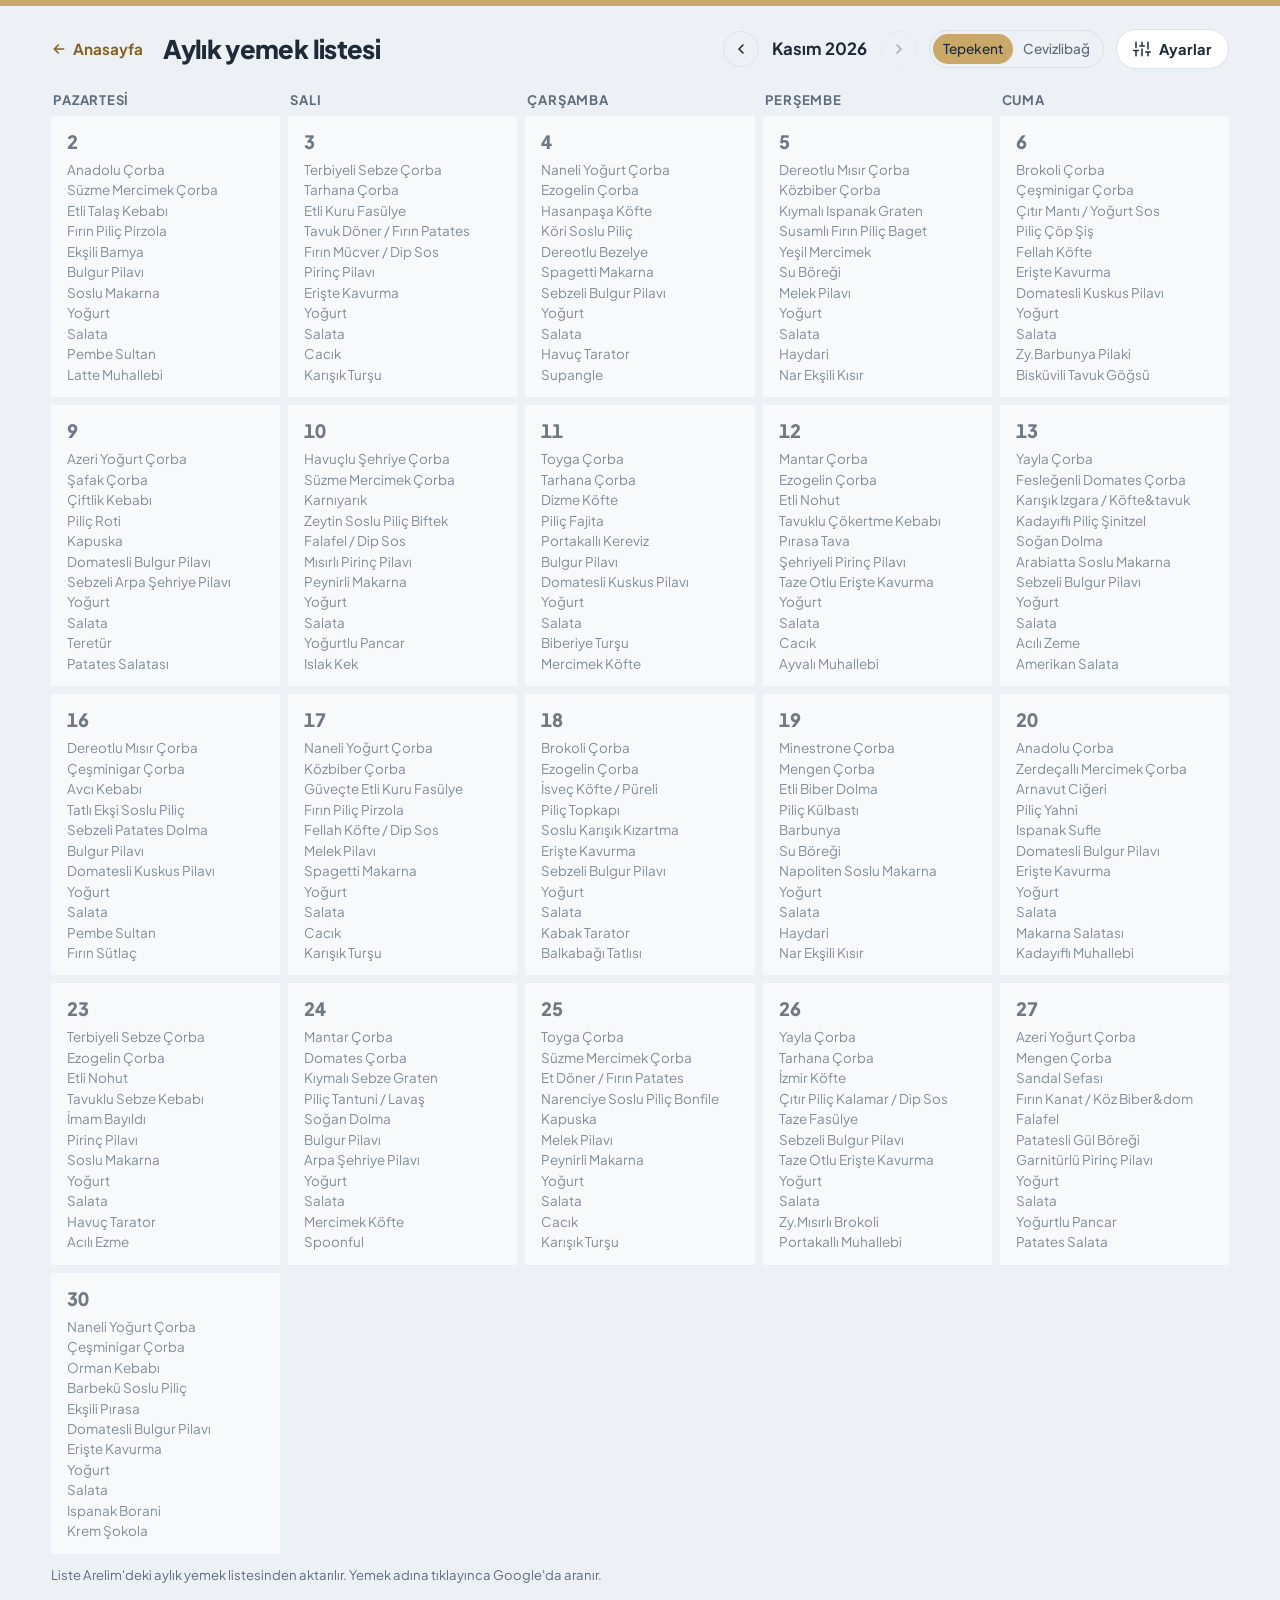
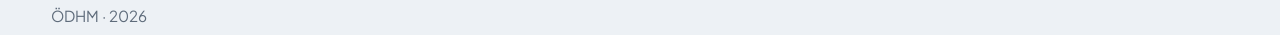
<file: yemek.html>
<!DOCTYPE html>
<html lang="tr">
<head>
  <meta charset="UTF-8">
  <meta name="viewport" content="width=device-width, initial-scale=1.0">
  <title>Aylık yemek listesi</title>
  <meta name="description" content="Tepekent ve Cevizlibağ yerleşkelerinin aylık yemek listesi.">
  <script src="ayarlar.js"></script>
  <link rel="preconnect" href="https://fonts.googleapis.com">
  <link rel="preconnect" href="https://fonts.gstatic.com" crossorigin>
  <link href="https://fonts.googleapis.com/css2?family=Plus+Jakarta+Sans:wght@400;500;700;800&display=swap" rel="stylesheet">
  <link rel="stylesheet" href="ortak.css">
  <style>
    main { justify-content: flex-start; }

    /* Sayfa başı: geri bağlantısı, başlık, ay ve yerleşke seçimi */
    .ust {
      display: flex;
      align-items: center;
      justify-content: space-between;
      flex-wrap: wrap;
      gap: 12px 24px;
      margin-bottom: clamp(14px, 2.5vh, 24px);
    }
    .ust-sol { display: flex; align-items: center; gap: 12px 20px; flex-wrap: wrap; }
    .geri {
      display: inline-flex;
      align-items: center;
      gap: 6px;
      min-height: 36px;
      color: var(--accent-ink);
      font-weight: 700;
      font-size: 0.95rem;
      text-decoration: none;
    }
    .geri svg { width: 16px; height: 16px; stroke: currentColor; fill: none; stroke-width: 2.4; stroke-linecap: round; stroke-linejoin: round; }
    .geri:focus-visible { outline: 3px solid var(--accent-ink); outline-offset: 3px; }
    @media (hover: hover) and (pointer: fine) {
      .geri:hover { text-decoration: underline; text-underline-offset: 3px; }
    }
    h1 { font-size: clamp(1.3rem, 2vw, 1.75rem); font-weight: 800; letter-spacing: -0.025em; }
    .ust-sag { display: flex; align-items: center; gap: 12px; flex-wrap: wrap; }

    .ay-sec { display: flex; align-items: center; gap: 4px; }
    .ay-sec button {
      width: 36px;
      height: 36px;
      display: grid;
      place-items: center;
      border-radius: 50%;
      border: 1px solid var(--surface-2);
      background: transparent;
      color: var(--text);
      cursor: pointer;
    }
    .ay-sec button:disabled { opacity: 0.35; cursor: default; }
    .ay-sec button svg { width: 16px; height: 16px; stroke: currentColor; fill: none; stroke-width: 2.4; stroke-linecap: round; stroke-linejoin: round; }
    .ay-sec button:focus-visible { outline: 3px solid var(--accent-ink); outline-offset: 2px; }
    @media (hover: hover) and (pointer: fine) {
      .ay-sec button:not(:disabled):hover { background: var(--surface); }
    }
    .ay-ad { min-width: 9.5ch; text-align: center; font-weight: 700; font-size: 1.05rem; }

    /* Hafta günleri sütun, haftalar satır */
    .gun-adlari, .takvim {
      display: grid;
      grid-template-columns: repeat(5, minmax(0, 1fr));
      gap: 8px;
    }
    .gun-adlari { margin-bottom: 8px; }
    .gun-adlari span { font-size: 0.82rem; font-weight: 700; letter-spacing: 0.06em; text-transform: uppercase; color: var(--muted); padding-left: 2px; }
    .gun {
      min-height: 120px;
      padding: 12px 14px;
      background: var(--surface);
      border: 2px solid transparent;
    }
    .gun.bos-hucre { background: transparent; }
    .gun.gecmis { opacity: 0.6; }
    .gun.bugun { border-color: var(--accent); }
    .gun-bas {
      display: flex;
      align-items: baseline;
      justify-content: space-between;
      gap: 8px;
      margin-bottom: 8px;
    }
    .gun-bas b { font-size: 1.15rem; font-weight: 800; font-variant-numeric: tabular-nums; }
    .gun-bas span { font-size: 0.78rem; color: var(--muted); }
    .gun-bas .rozet {
      padding: 2px 8px;
      border-radius: 999px;
      background: var(--accent);
      color: var(--on-accent);
      font-weight: 700;
    }
    .gun ul { list-style: none; display: grid; gap: 3px; }
    .gun li { font-size: 0.84rem; line-height: 1.3; color: var(--text-2); }
    .gun li a { color: inherit; text-decoration: none; text-underline-offset: 2px; }
    .gun li a:focus-visible { outline: 2px solid var(--accent-ink); outline-offset: 2px; }
    @media (hover: hover) and (pointer: fine) {
      .gun li a:hover { color: var(--accent-ink); text-decoration: underline; }
    }
    .gun .yok { font-size: 0.84rem; color: var(--muted); }
    .bilgi { grid-column: 1 / -1; padding: 18px 20px; background: var(--surface); color: var(--text-2); line-height: 1.5; }
    .kaynak { margin-top: 12px; font-size: 0.82rem; color: var(--muted); }

    /* Geniş ekranda gün adı sütun başlığında yazılı */
    @media (min-width: 901px) {
      .gun-bas span:not(.rozet) { display: none; }
    }
    /* Dar ekranda günler alt alta */
    @media (max-width: 900px) {
      .gun-adlari { display: none; }
      .takvim { grid-template-columns: repeat(2, minmax(0, 1fr)); }
      .gun.bos-hucre { display: none; }
    }
    @media (max-width: 560px) {
      .takvim { grid-template-columns: 1fr; }
      .gun { min-height: 0; }
    }
  </style>
</head>
<body>
  <main>
    <div class="ust">
      <div class="ust-sol">
        <a class="geri" href="./"><svg viewBox="0 0 24 24" aria-hidden="true"><path d="M19 12H5M11 18l-6-6 6-6"/></svg>Anasayfa</a>
        <h1>Aylık yemek listesi</h1>
      </div>
      <div class="ust-sag">
        <div class="ay-sec">
          <button type="button" id="onceki" aria-label="Önceki ay"><svg viewBox="0 0 24 24" aria-hidden="true"><path d="M15 6l-6 6 6 6"/></svg></button>
          <span class="ay-ad" id="ay-ad" aria-live="polite"></span>
          <button type="button" id="sonraki" aria-label="Sonraki ay"><svg viewBox="0 0 24 24" aria-hidden="true"><path d="M9 6l6 6-6 6"/></svg></button>
        </div>
        <div class="secici yerleske-sec" role="group" aria-label="Yerleşke">
          <button type="button" data-yerleske="tepekent" aria-pressed="true">Tepekent</button>
          <button type="button" data-yerleske="cevizlibag" aria-pressed="false">Cevizlibağ</button>
        </div>
        <button type="button" class="ayarlar-btn" aria-haspopup="dialog" aria-label="Ayarlar"><svg viewBox="0 0 24 24" aria-hidden="true"><path d="M4 21v-7M4 10V3M12 21v-9M12 8V3M20 21v-5M20 12V3M1 14h6M9 8h6M17 16h6"/></svg><span>Ayarlar</span></button>
      </div>
    </div>

    <div class="gun-adlari" aria-hidden="true">
      <span>Pazartesi</span><span>Salı</span><span>Çarşamba</span><span>Perşembe</span><span>Cuma</span>
    </div>
    <div class="takvim" id="takvim"></div>
    <p class="kaynak">Liste Arelim'deki aylık yemek listesinden aktarılır. Yemek adına tıklayınca Google'da aranır.</p>
  </main>

  <footer>
    <span>ÖDHM · <span id="yil"></span></span>
  </footer>

  <script>
    (function () {
      // ?bugun=2026-10-15 ile denenebilir; ?ay=2026-10 ay seçimini paylaşılabilir yapar
      var bugun = (location.search.match(/[?&]bugun=(\d{4}-\d{2}-\d{2})/) || [])[1] ||
        new Date().toLocaleDateString('en-CA', { timeZone: 'Europe/Istanbul' });
      var istenenAy = (location.search.match(/[?&]ay=(\d{4}-\d{2})/) || [])[1];
      var takvim = document.getElementById('takvim');
      var butonlar = document.querySelectorAll('.yerleske-sec button');
      var secili = 'tepekent';
      try { secili = localStorage.getItem('yerleske') || secili; } catch (e) {}

      // Anasayfadakiyle aynı: "PİLİÇ ROTİ" → "Piliç Roti"
      function duzelt(s) {
        return s.toLocaleLowerCase('tr').replace(/(^|[\s.\/-])(\S)/g, function (m, a, b) { return a + b.toLocaleUpperCase('tr'); });
      }
      function tarih(g) { return new Date(g + 'T12:00:00Z'); }
      function ayAdi(ay) { return tarih(ay + '-01').toLocaleDateString('tr-TR', { month: 'long', year: 'numeric', timeZone: 'UTC' }); }

      fetch('data/yemek.json', { cache: 'no-cache' })
        .then(function (r) { if (!r.ok) throw new Error(r.status); return r.json(); })
        .then(function (veri) {
          if (!veri.yerleskeler[secili]) secili = 'tepekent';
          // Listede bulunan aylar; açılışta bugünün ayı, yoksa en yakın ay
          var aylar = {};
          Object.keys(veri.yerleskeler).forEach(function (y) {
            Object.keys(veri.yerleskeler[y].gunler).forEach(function (g) { aylar[g.slice(0, 7)] = true; });
          });
          aylar = Object.keys(aylar).sort();
          var ay = aylar.indexOf(istenenAy) > -1 ? istenenAy
            : aylar.indexOf(bugun.slice(0, 7)) > -1 ? bugun.slice(0, 7)
            : aylar.filter(function (a) { return a > bugun.slice(0, 7); })[0] || aylar[aylar.length - 1];

          function hucre(g, gunler) {
            var div = document.createElement('div');
            div.className = 'gun' + (g === bugun ? ' bugun' : g < bugun ? ' gecmis' : '');
            var bas = document.createElement('div');
            bas.className = 'gun-bas';
            var no = document.createElement('b');
            no.textContent = tarih(g).getUTCDate();
            var ad = document.createElement('span');
            if (g === bugun) { ad.className = 'rozet'; ad.textContent = 'Bugün'; }
            else ad.textContent = tarih(g).toLocaleDateString('tr-TR', { weekday: 'long', timeZone: 'UTC' });
            bas.append(no, ad);
            div.appendChild(bas);
            var menu = gunler[g];
            if (menu) {
              var ul = document.createElement('ul');
              menu.forEach(function (y) {
                var li = document.createElement('li');
                var a = document.createElement('a');
                a.textContent = duzelt(y);
                a.href = 'https://www.google.com/search?q=' + encodeURIComponent(a.textContent + ' yemek');
                a.target = '_blank';
                a.rel = 'noopener';
                li.appendChild(a);
                ul.appendChild(li);
              });
              div.appendChild(ul);
            } else {
              var yok = document.createElement('p');
              yok.className = 'yok';
              yok.textContent = 'Menü yok';
              div.appendChild(yok);
            }
            return div;
          }

          function goster() {
            butonlar.forEach(function (b) { b.setAttribute('aria-pressed', b.dataset.yerleske === secili); });
            document.getElementById('ay-ad').textContent = ayAdi(ay);
            document.getElementById('onceki').disabled = aylar.indexOf(ay) <= 0;
            document.getElementById('sonraki').disabled = aylar.indexOf(ay) >= aylar.length - 1;
            takvim.textContent = '';
            var gunler = veri.yerleskeler[secili].gunler;
            // Ayın hafta içi günleri; ilk haftanın boş günleri hizalama için boş hücre
            var d = tarih(ay + '-01'), ilk = true;
            while (d.toISOString().slice(0, 7) === ay) {
              var hg = d.getUTCDay();
              if (hg >= 1 && hg <= 5) {
                if (ilk) {
                  for (var i = 1; i < hg; i++) {
                    var b = document.createElement('div');
                    b.className = 'gun bos-hucre';
                    takvim.appendChild(b);
                  }
                  ilk = false;
                }
                takvim.appendChild(hucre(d.toISOString().slice(0, 10), gunler));
              }
              d.setUTCDate(d.getUTCDate() + 1);
            }
            var bugunHucre = takvim.querySelector('.bugun');
            if (bugunHucre && window.innerWidth <= 900) bugunHucre.scrollIntoView({ block: 'start' });
          }

          function ayDegis(n) {
            ay = aylar[aylar.indexOf(ay) + n];
            history.replaceState(null, '', '?ay=' + ay);
            goster();
          }
          document.getElementById('onceki').addEventListener('click', function () { ayDegis(-1); });
          document.getElementById('sonraki').addEventListener('click', function () { ayDegis(1); });
          butonlar.forEach(function (b) {
            b.addEventListener('click', function () {
              secili = b.dataset.yerleske;
              try { localStorage.setItem('yerleske', secili); } catch (e) {}
              goster();
            });
          });
          goster();
        })
        .catch(function () {
          takvim.innerHTML = '<p class="bilgi">Yemek listesi şu anda yüklenemedi. Biraz sonra tekrar deneyin.</p>';
        });
    })();
  </script>
</body>
</html>
</file>
<file: ortak.css>
/* Bütün sayfaların ortak görünümü: temalar, desenler, sayfa iskeleti, alt bilgi ve tema seçici.
   Temayı uygulayan ve seçiciyi kuran kod tema.js içinde. */
/* Koyu tema ziyaret aracının paletiyle aynı: lacivert zemin, altın vurgu.
   Açık temada zemin lacivertin soğuk, açık tonu; altın metinler okunması için koyulaşır. */
:root {
  color-scheme: dark;
  --bg: #1E2A38;
  --surface: #263445;
  --surface-2: #2F4057;
  --text: #F4F7FB;
  --text-2: #D9E1EA;
  --muted: #B4C0CE;
  --accent: #C9A86A;
  --accent-hover: #D6B87E;
  --accent-ink: #C9A86A;
  --on-accent: #1E2A38;
  --margin: clamp(20px, 4vw, 56px);
  --ease-out: cubic-bezier(0.23, 1, 0.32, 1);
}
@media (prefers-color-scheme: light) {
  :root:not([data-theme]) {
    color-scheme: light;
    --bg: #EDF1F5;
    --surface: #FFFFFF;
    --surface-2: #DAE2EA;
    --text: #1E2A38;
    --text-2: #3D4B5C;
    --muted: #5F6C7B;
    --accent-ink: #85621F;
  }
}
:root[data-theme="light"] {
  color-scheme: light;
  --bg: #EDF1F5;
  --surface: #FFFFFF;
  --surface-2: #DAE2EA;
  --text: #1E2A38;
  --text-2: #3D4B5C;
  --muted: #5F6C7B;
  --accent-ink: #85621F;
}
/* Renkli temalar: zemin vurgu renginin açık tonu, kartlar beyaz */
:root[data-theme="nane"] {
  color-scheme: light;
  --bg: #E4F4EE; --surface: #FFFFFF; --surface-2: #CBE8DC;
  --text: #15332A; --text-2: #2D4E44; --muted: #52706A;
  --accent: #5CC9A7; --accent-hover: #78D4B7; --accent-ink: #1C7458; --on-accent: #0F2E25;
}
:root[data-theme="lavanta"] {
  color-scheme: light;
  --bg: #EEEAFA; --surface: #FFFFFF; --surface-2: #DCD3F4;
  --text: #2A2140; --text-2: #453A5F; --muted: #685E83;
  --accent: #AA93EA; --accent-hover: #BBA8EF; --accent-ink: #5D42B5; --on-accent: #21173D;
}
:root[data-theme="pembe"] {
  color-scheme: light;
  --bg: #FCEDF2; --surface: #FFFFFF; --surface-2: #F5D3DE;
  --text: #3A1F2A; --text-2: #593543; --muted: #7D5A67;
  --accent: #F29BB5; --accent-hover: #F5B0C5; --accent-ink: #AE3560; --on-accent: #3A1424;
}
:root[data-theme="gok"] {
  color-scheme: light;
  --bg: #E6F2FC; --surface: #FFFFFF; --surface-2: #CCE2F5;
  --text: #132D44; --text-2: #2C4962; --muted: #536F88;
  --accent: #6DB8EC; --accent-hover: #88C6F0; --accent-ink: #1C6AA3; --on-accent: #0D2A42;
}
:root[data-theme="gece"] {
  color-scheme: dark;
  --bg: #221A32; --surface: #2D2342; --surface-2: #3A2E54;
  --text: #F6F1FF; --text-2: #DED4F1; --muted: #B6AACD;
  --accent: #E9A8D5; --accent-hover: #EFBCE0; --accent-ink: #E9A8D5; --on-accent: #2A1630;
}
/* İsteğe bağlı desenler: her temanın kendi deseni, alttaki "Desen" düğmesiyle açılır */
:root {
  --desen: url("data:image/svg+xml,%3Csvg xmlns='http://www.w3.org/2000/svg' width='28' height='28'%3E%3Ccircle cx='14' cy='14' r='1.6' fill='%23C9A86A' fill-opacity='.28'/%3E%3C/svg%3E");
}
@media (prefers-color-scheme: light) {
  :root:not([data-theme]) {
    --desen: url("data:image/svg+xml,%3Csvg xmlns='http://www.w3.org/2000/svg' width='28' height='28'%3E%3Ccircle cx='14' cy='14' r='1.6' fill='%2385621F' fill-opacity='.3'/%3E%3C/svg%3E");
  }
}
:root[data-theme="light"] {
  --desen: url("data:image/svg+xml,%3Csvg xmlns='http://www.w3.org/2000/svg' width='28' height='28'%3E%3Ccircle cx='14' cy='14' r='1.6' fill='%2385621F' fill-opacity='.3'/%3E%3C/svg%3E");
}
:root[data-theme="nane"] {
  --desen: url("data:image/svg+xml,%3Csvg xmlns='http://www.w3.org/2000/svg' width='48' height='48'%3E%3Cg fill='%235CC9A7' fill-opacity='.3'%3E%3Ccircle cx='12' cy='12' r='4'/%3E%3Ccircle cx='36' cy='36' r='4'/%3E%3C/g%3E%3C/svg%3E");
}
:root[data-theme="lavanta"] {
  --desen: url("data:image/svg+xml,%3Csvg xmlns='http://www.w3.org/2000/svg' width='64' height='64'%3E%3Cg fill='%23AA93EA' fill-opacity='.35'%3E%3Cpath d='M14 4l2 8 8 2-8 2-2 8-2-8-8-2 8-2z'/%3E%3Cpath d='M46 38l1.4 5.6 5.6 1.4-5.6 1.4L46 52l-1.4-5.6L39 45l5.6-1.4z'/%3E%3C/g%3E%3C/svg%3E");
}
:root[data-theme="pembe"] {
  --desen: url("data:image/svg+xml,%3Csvg xmlns='http://www.w3.org/2000/svg' width='64' height='64'%3E%3Cg fill='%23F29BB5' fill-opacity='.35'%3E%3Cpath d='M16 26s-9-5.6-9-11.8A5 5 0 0 1 16 11a5 5 0 0 1 9 3.2C25 20.4 16 26 16 26z'/%3E%3Cpath d='M47 55s-6-3.7-6-7.9A3.3 3.3 0 0 1 47 45a3.3 3.3 0 0 1 6 2.1c0 4.2-6 7.9-6 7.9z'/%3E%3C/g%3E%3C/svg%3E");
}
:root[data-theme="gok"] {
  --desen: url("data:image/svg+xml,%3Csvg xmlns='http://www.w3.org/2000/svg' width='120' height='90'%3E%3Cg fill='%236DB8EC' fill-opacity='.22'%3E%3Ccircle cx='20' cy='24' r='8'/%3E%3Ccircle cx='31' cy='19' r='10'/%3E%3Ccircle cx='42' cy='25' r='7'/%3E%3Crect x='20' y='24' width='22' height='8' rx='4'/%3E%3Ccircle cx='80' cy='66' r='6'/%3E%3Ccircle cx='89' cy='62' r='8'/%3E%3Ccircle cx='98' cy='67' r='5'/%3E%3Crect x='80' y='66' width='18' height='6' rx='3'/%3E%3C/g%3E%3C/svg%3E");
}
:root[data-theme="gece"] {
  --desen: url("data:image/svg+xml,%3Csvg xmlns='http://www.w3.org/2000/svg' width='90' height='90'%3E%3Cg fill='%23F6F1FF' fill-opacity='.45'%3E%3Ccircle cx='10' cy='14' r='1.2'/%3E%3Ccircle cx='62' cy='8' r='.9'/%3E%3Ccircle cx='38' cy='52' r='1.1'/%3E%3Ccircle cx='80' cy='70' r='1.3'/%3E%3Ccircle cx='18' cy='78' r='.8'/%3E%3C/g%3E%3Cpath d='M70 28l1.2 4.8 4.8 1.2-4.8 1.2L70 40l-1.2-4.8L64 34l4.8-1.2z' fill='%23E9A8D5' fill-opacity='.5'/%3E%3C/svg%3E");
}
[data-desen] body { background-image: var(--desen); background-attachment: fixed; }

* { box-sizing: border-box; margin: 0; padding: 0; }
body {
  min-height: 100vh;
  min-height: 100dvh;
  display: flex;
  flex-direction: column;
  font-family: "Plus Jakarta Sans", system-ui, -apple-system, "Segoe UI", sans-serif;
  background: var(--bg);
  color: var(--text);
  border-top: 6px solid var(--accent);
}
main, footer {
  width: 100%;
  max-width: 1320px;
  margin: 0 auto;
  padding-left: var(--margin);
  padding-right: var(--margin);
}
main {
  flex: 1;
  display: flex;
  flex-direction: column;
  justify-content: center;
  padding-top: clamp(12px, 2.5vh, 48px);
  padding-bottom: clamp(8px, 1.5vh, 40px);
}

.secici {
  display: flex;
  padding: 3px;
  border-radius: 999px;
  border: 1px solid var(--surface-2);
}
.secici button {
  font: inherit;
  font-size: 0.85rem;
  font-weight: 500;
  min-height: 30px;
  padding: 0 10px;
  border: 0;
  border-radius: 999px;
  background: transparent;
  color: var(--muted);
  cursor: pointer;
  transition: background-color 150ms ease, color 150ms ease;
}
.secici button[aria-pressed="true"] { background: var(--accent); color: var(--on-accent); }
.secici button:focus-visible { outline: 3px solid var(--accent-ink); outline-offset: 2px; }
@media (hover: hover) and (pointer: fine) {
  .secici button[aria-pressed="false"]:hover { color: var(--text); }
}

footer {
  padding-top: 10px;
  padding-bottom: 10px;
  display: flex;
  justify-content: space-between;
  gap: 8px 24px;
  flex-wrap: wrap;
  font-size: 0.95rem;
  color: var(--muted);
}
/* Ayarlar düğmesi ve paneli: tema, desen, bildirimler (ayarlar.js kurar) */
.ayarlar-btn {
  display: inline-flex;
  align-items: center;
  justify-content: center;
  gap: 8px;
  min-height: 40px;
  padding: 0 16px;
  border-radius: 999px;
  border: 1px solid var(--surface-2);
  background: var(--surface);
  color: var(--text);
  font: inherit;
  font-size: 0.92rem;
  font-weight: 700;
  cursor: pointer;
  transition: background-color 150ms ease;
}
.ayarlar-btn svg { width: 18px; height: 18px; stroke: currentColor; fill: none; stroke-width: 2; stroke-linecap: round; stroke-linejoin: round; }
/* Telefonda yalnızca simge */
@media (max-width: 760px) {
  .ayarlar-btn { padding: 0 11px; }
  .ayarlar-btn span { display: none; }
}
.ayarlar-btn:focus-visible { outline: 3px solid var(--accent-ink); outline-offset: 2px; }
@media (hover: hover) and (pointer: fine) {
  .ayarlar-btn:hover { background: var(--surface-2); }
}
.ayarlar {
  width: min(380px, calc(100vw - 32px));
  max-height: calc(100dvh - 80px);
  overflow-y: auto;
  overscroll-behavior: contain;
  margin: 64px var(--margin) auto auto;
  padding: 20px 22px 22px;
  border: 1px solid var(--surface-2);
  border-radius: 14px;
  background: var(--surface);
  color: var(--text);
  box-shadow: 0 18px 50px rgba(0, 0, 0, 0.28);
}
.ayarlar::backdrop { background: rgba(10, 15, 25, 0.35); }
.ayarlar[open] { animation: panel-ac 200ms var(--ease-out); }
@keyframes panel-ac { from { opacity: 0; transform: translateY(-8px) scale(0.98); } }
.ayarlar-bas { display: flex; justify-content: space-between; align-items: center; margin-bottom: 8px; }
.ayarlar-bas h2 { font-size: 1.2rem; font-weight: 800; letter-spacing: -0.02em; }
.kapat {
  width: 36px;
  height: 36px;
  display: grid;
  place-items: center;
  border: 0;
  border-radius: 50%;
  background: transparent;
  color: var(--muted);
  cursor: pointer;
}
.kapat svg { width: 18px; height: 18px; stroke: currentColor; fill: none; stroke-width: 2.2; stroke-linecap: round; }
.kapat:focus-visible { outline: 3px solid var(--accent-ink); outline-offset: 2px; }
@media (hover: hover) and (pointer: fine) {
  .kapat:hover { background: var(--surface-2); color: var(--text); }
}
.ayar-bolum { padding-top: 14px; margin-top: 14px; border-top: 1px solid var(--surface-2); }
.ayar-bolum h3 { font-size: 0.78rem; font-weight: 700; letter-spacing: 0.08em; text-transform: uppercase; color: var(--muted); margin-bottom: 12px; }
.ayar-satir { display: flex; justify-content: space-between; align-items: center; gap: 16px; margin-top: 14px; }
.ayar-satir b { display: block; font-size: 0.95rem; font-weight: 700; }
.ayar-satir small { display: block; margin-top: 2px; font-size: 0.82rem; line-height: 1.4; color: var(--text-2); }
.ayar-mesaj { margin-top: 12px; padding: 10px 12px; border-radius: 8px; background: var(--bg); color: var(--text-2); font-size: 0.85rem; line-height: 1.45; }
.ayar-mesaj[hidden] { display: none; }
.ayar-not { font-size: 0.82rem; line-height: 1.45; color: var(--text-2); }
.adres-satir { display: flex; gap: 6px; margin: 10px 0 12px; }
.adres-satir input {
  flex: 1;
  min-width: 0;
  min-height: 36px;
  padding: 0 10px;
  border: 1px solid var(--surface-2);
  border-radius: 8px;
  background: var(--bg);
  color: var(--text);
  font: inherit;
  font-size: 0.85rem;
}
.adres-satir input:focus-visible { outline: 2px solid var(--accent-ink); outline-offset: 1px; }
.kopyala {
  min-width: 92px;
  min-height: 36px;
  padding: 0 12px;
  border: 0;
  border-radius: 8px;
  background: var(--accent);
  color: var(--on-accent);
  font: inherit;
  font-size: 0.85rem;
  font-weight: 700;
  cursor: pointer;
}
.kopyala:focus-visible { outline: 3px solid var(--accent-ink); outline-offset: 2px; }
@media (hover: hover) and (pointer: fine) {
  .kopyala:hover { background: var(--accent-hover); }
}
.adimlar { margin: 6px 0 0 1.2em; display: grid; gap: 4px; font-size: 0.84rem; line-height: 1.4; color: var(--text-2); }
/* Aç/kapa anahtarı */
.anahtar {
  flex: none;
  position: relative;
  width: 46px;
  height: 28px;
  border: 0;
  border-radius: 999px;
  background: var(--surface-2);
  cursor: pointer;
  transition: background-color 180ms ease;
}
.anahtar::after {
  content: "";
  position: absolute;
  top: 3px;
  left: 3px;
  width: 22px;
  height: 22px;
  border-radius: 50%;
  background: #fff;
  box-shadow: 0 1px 3px rgba(0, 0, 0, 0.25);
  transition: transform 200ms var(--ease-out);
}
.anahtar[aria-checked="true"] { background: var(--accent); }
.anahtar[aria-checked="true"]::after { transform: translateX(18px); }
.anahtar:disabled { opacity: 0.5; cursor: default; }
.anahtar:focus-visible { outline: 3px solid var(--accent-ink); outline-offset: 2px; }
@media (prefers-reduced-motion: reduce) {
  .ayarlar[open] { animation-name: fade; }
  .anahtar::after { transition: none; }
}
.tema-sec { display: flex; gap: 6px; flex-wrap: wrap; }
/* Her yuvarlak temanın zeminini ve vurgu rengini yarı yarıya gösterir */
.tema-sec button {
  width: 32px;
  height: 32px;
  border-radius: 50%;
  border: 1px solid var(--surface-2);
  background: linear-gradient(135deg, var(--z) 50%, var(--v) 50%);
  cursor: pointer;
  transition: transform 160ms var(--ease-out);
}
.tema-sec button[aria-pressed="true"] { outline: 2px solid var(--accent-ink); outline-offset: 2px; }
.tema-sec button:focus-visible { outline: 3px solid var(--accent-ink); outline-offset: 2px; }
.tema-sec button:active { transform: scale(0.92); }
@media (hover: hover) and (pointer: fine) {
  .tema-sec button:hover { transform: scale(1.08); }
}

@keyframes rise { from { opacity: 0; transform: translateY(20px); } }
@keyframes fade { from { opacity: 0; } }

/* Ekranda görünmeyen ama ekran okuyucuların okuduğu metin */
.gizli { position: absolute; width: 1px; height: 1px; overflow: hidden; clip-path: inset(50%); white-space: nowrap; }
</file>
